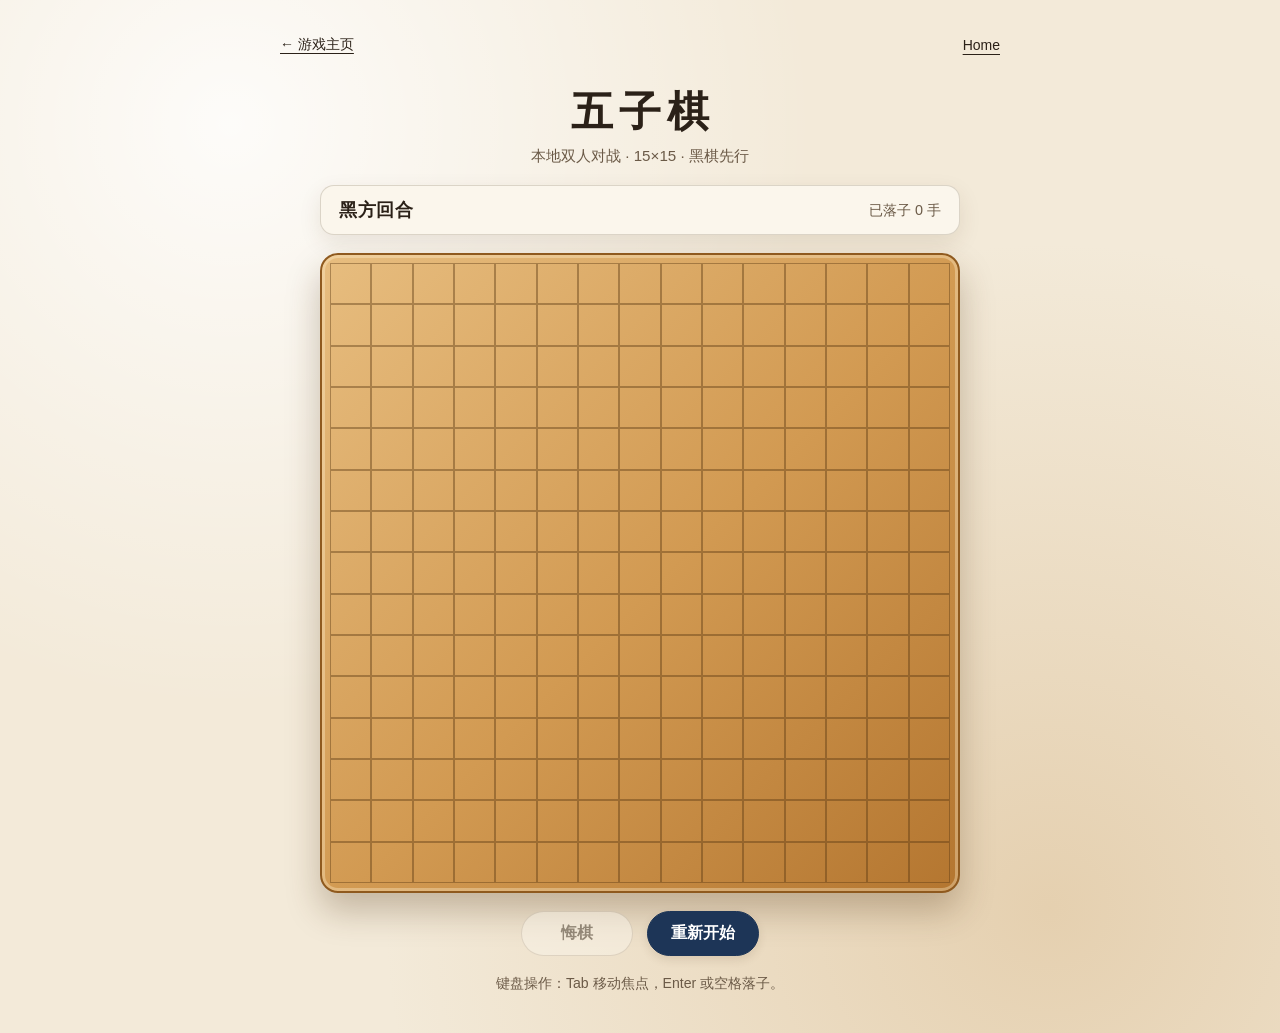
<file: gomoku/index.html>
<!DOCTYPE html>
<html lang="zh-CN">
<head>
  <meta charset="UTF-8">
  <meta name="viewport" content="width=device-width, initial-scale=1.0">
  <meta name="description" content="本地双人五子棋，15×15 棋盘，黑棋先行。">
  <title>五子棋 · 本地双人对战</title>
  <link rel="stylesheet" href="styles.css">
</head>
<body>
  <main class="app">
    <nav class="game-navigation" aria-label="返回导航"><a href="/">← 游戏主页</a><a href="https://home.ericmo.top">Home</a></nav>
    <header class="app__header">
      <h1 class="app__title">五子棋</h1>
      <p class="app__subtitle">本地双人对战 · 15×15 · 黑棋先行</p>
    </header>

    <section class="status-panel" aria-label="对局状态">
      <p id="status" class="status" role="status" aria-live="polite">黑方回合</p>
      <p id="move-count" class="move-count">已落子 0 手</p>
    </section>

    <div class="board-wrap">
      <div id="board" class="board" role="grid" aria-label="15乘15五子棋棋盘"></div>
    </div>

    <div class="controls">
      <button id="undo" type="button" class="button" disabled>悔棋</button>
      <button id="reset" type="button" class="button button--primary">重新开始</button>
    </div>

    <p class="hint">键盘操作：Tab 移动焦点，Enter 或空格落子。</p>
    <noscript>
      <p class="hint hint--warning">需要启用 JavaScript 才能开始游戏。</p>
    </noscript>
  </main>

  <script src="engine.js"></script>
  <script src="app.js"></script>
</body>
</html>
</file>
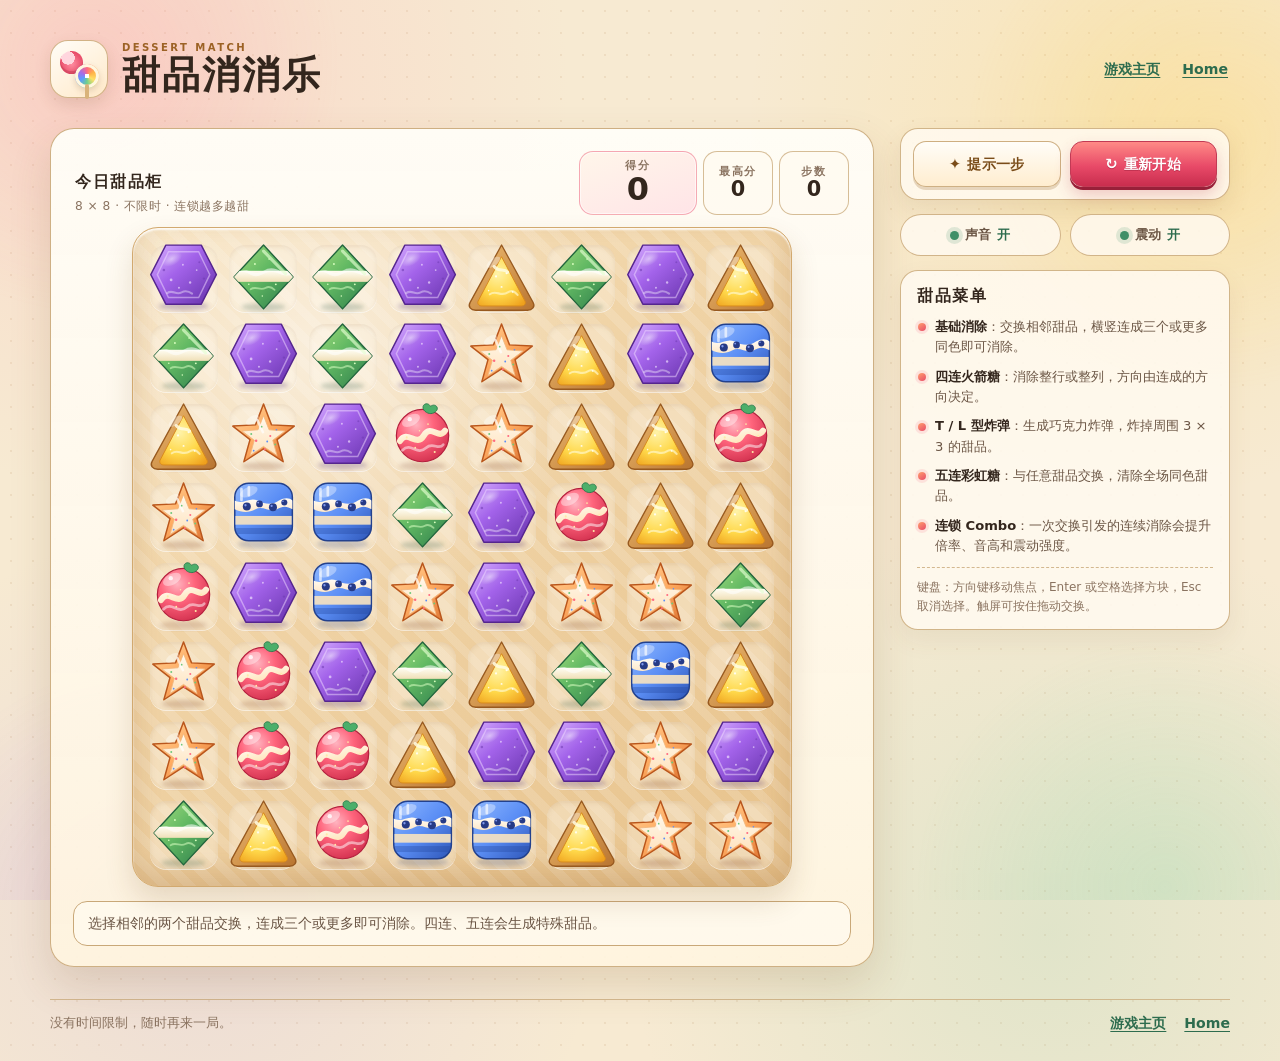
<file: match3/index.html>
<!doctype html>
<html lang="zh-CN">
<head>
  <meta charset="utf-8">
  <meta name="viewport" content="width=device-width, initial-scale=1">
  <meta name="theme-color" content="#f7ead2">
  <title>甜品消消乐 · 连锁、特殊糖果与不限时轻松一局</title>
  <link rel="stylesheet" href="styles.css?v=20261107b">
  <script src="engine.js?v=20261107" defer></script>
  <script src="sfx.js?v=20261107b" defer></script>
  <script src="app.js?v=20261107b" defer></script>
</head>
<body>
  <a class="skip-link" href="#board">跳到棋盘</a>

  <div class="ambience" aria-hidden="true">
    <span class="ambience__glow ambience__glow--1"></span>
    <span class="ambience__glow ambience__glow--2"></span>
    <span class="ambience__glow ambience__glow--3"></span>
    <span class="ambience__glow ambience__glow--4"></span>
    <span class="ambience__sprinkle ambience__sprinkle--1"></span>
    <span class="ambience__sprinkle ambience__sprinkle--2"></span>
    <span class="ambience__sprinkle ambience__sprinkle--3"></span>
    <span class="ambience__sprinkle ambience__sprinkle--4"></span>
    <span class="ambience__sprinkle ambience__sprinkle--5"></span>
    <span class="ambience__sprinkle ambience__sprinkle--6"></span>
    <span class="ambience__sprinkle ambience__sprinkle--7"></span>
    <span class="ambience__sprinkle ambience__sprinkle--8"></span>
  </div>

  <div class="page">
    <header class="topbar">
      <div class="brand">
        <span class="brand-mark" aria-hidden="true">
          <span class="brand-mark__macaron"></span>
          <span class="brand-mark__lolli"></span>
        </span>
        <div class="brand-copy">
          <p class="brand-kicker">DESSERT MATCH</p>
          <h1>甜品消消乐</h1>
        </div>
      </div>
      <nav class="home-links" aria-label="页面导航">
        <a href="/">游戏主页</a>
        <a href="https://home.ericmo.top" rel="noopener">Home</a>
      </nav>
    </header>

    <main class="game-layout">
      <section class="board-card" aria-labelledby="board-title">
        <div class="board-heading">
          <div>
            <h2 id="board-title">今日甜品柜</h2>
            <p class="board-meta">8 × 8 · 不限时 · 连锁越多越甜</p>
          </div>
          <div class="hud" aria-label="本局数据">
            <div class="hud__score">
              <span class="hud__label">得分</span>
              <strong id="score" class="hud__value">0</strong>
            </div>
            <div class="hud__item">
              <span class="hud__label">最高分</span>
              <strong id="best" class="hud__value hud__value--small">0</strong>
            </div>
            <div class="hud__item">
              <span class="hud__label">步数</span>
              <strong id="moves" class="hud__value hud__value--small">0</strong>
            </div>
          </div>
        </div>

        <div id="stage" class="board-stage">
          <div
            id="board"
            class="board"
            role="grid"
            aria-label="消消乐棋盘，共 8 行 8 列"
            aria-rowcount="8"
            aria-colcount="8"
            aria-busy="false"
          ><span class="board__sheen" aria-hidden="true"></span></div>
          <canvas id="fx" class="fx-layer" aria-hidden="true"></canvas>
          <div id="flash" class="flash-layer" aria-hidden="true"></div>
          <div id="score-fx" class="score-layer" aria-hidden="true"></div>
          <div id="combo" class="combo-badge" aria-hidden="true"></div>
          <div id="record" class="record-badge" aria-hidden="true">新纪录！</div>
        </div>

        <p id="status" class="status" role="status" aria-live="polite" aria-atomic="true">
          选择相邻的两个甜品交换，连成三个或更多即可消除。四连、五连会生成特殊甜品。
        </p>
      </section>

      <aside class="side-panel" aria-label="操作与玩法">
        <section class="controls" aria-label="游戏操作">
          <button id="hint" class="button button--soft" type="button">
            <span class="button__icon" aria-hidden="true">✦</span>
            提示一步
          </button>
          <button id="restart" class="button button--primary" type="button">
            <span class="button__icon" aria-hidden="true">↻</span>
            重新开始
          </button>
        </section>

        <section class="switches" aria-label="声音与震动">
          <button id="sound" class="switch-button" type="button" aria-pressed="true">
            <span class="switch-button__dot" aria-hidden="true"></span>
            声音
            <span id="sound-state" class="switch-button__state">开</span>
          </button>
          <button id="haptics" class="switch-button" type="button" aria-pressed="true">
            <span class="switch-button__dot" aria-hidden="true"></span>
            震动
            <span id="haptics-state" class="switch-button__state">开</span>
          </button>
        </section>

        <section class="rules" aria-labelledby="rules-title">
          <h2 id="rules-title">甜品菜单</h2>
          <ul class="rules-list">
            <li><strong>基础消除</strong>：交换相邻甜品，横竖连成三个或更多同色即可消除。</li>
            <li><strong>四连火箭糖</strong>：消除整行或整列，方向由连成的方向决定。</li>
            <li><strong>T / L 型炸弹</strong>：生成巧克力炸弹，炸掉周围 3 × 3 的甜品。</li>
            <li><strong>五连彩虹糖</strong>：与任意甜品交换，清除全场同色甜品。</li>
            <li><strong>连锁 Combo</strong>：一次交换引发的连续消除会提升倍率、音高和震动强度。</li>
          </ul>
          <p class="keyboard-note">
            键盘：方向键移动焦点，Enter 或空格选择方块，Esc 取消选择。触屏可按住拖动交换。
          </p>
        </section>
      </aside>
    </main>

    <footer class="footer">
      <p>没有时间限制，随时再来一局。</p>
      <nav class="footer-links" aria-label="页脚导航">
        <a href="/">游戏主页</a>
        <a href="https://home.ericmo.top" rel="noopener">Home</a>
      </nav>
    </footer>
  </div>
</body>
</html>
</file>
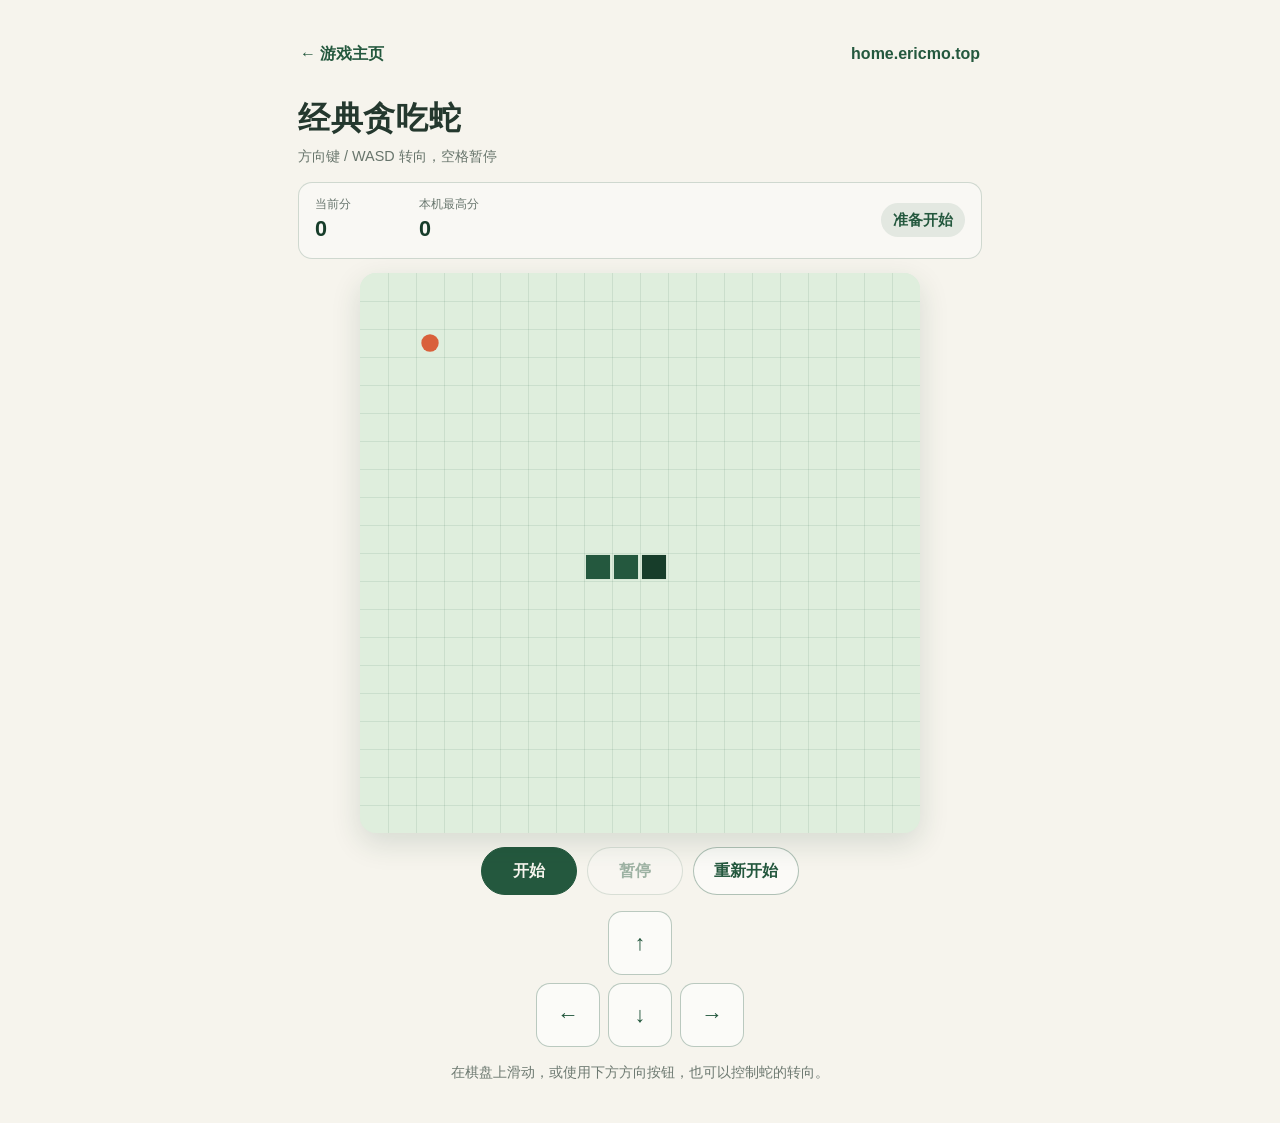
<file: snake/index.html>
<!DOCTYPE html>
<html lang="zh-CN">
<head>
  <meta charset="utf-8">
  <meta name="viewport" content="width=device-width, initial-scale=1, viewport-fit=cover">
  <meta name="color-scheme" content="light">
  <title>经典贪吃蛇</title>
  <link rel="stylesheet" href="styles.css">
</head>
<body>
  <div class="page">
    <header class="site-header">
      <a class="back-link" href="/" aria-label="返回游戏主页">← 游戏主页</a>
      <a class="home-link" href="https://home.ericmo.top">home.ericmo.top</a>
    </header>

    <main class="game" aria-labelledby="game-title">
      <div class="game-heading">
        <h1 id="game-title">经典贪吃蛇</h1>
        <p class="hint">方向键 / WASD 转向，空格暂停</p>
      </div>

      <section class="scoreboard" aria-label="得分与状态">
        <div class="score-item">
          <span class="score-label">当前分</span>
          <strong id="score" class="score-value">0</strong>
        </div>
        <div class="score-item">
          <span class="score-label">本机最高分</span>
          <strong id="best" class="score-value">0</strong>
        </div>
        <p id="status" class="status" role="status" aria-live="polite">准备开始</p>
      </section>

      <div class="board-wrap">
        <canvas id="board" width="400" height="400" tabindex="0" aria-label="20 乘 20 贪吃蛇棋盘">当前棋盘状态请参考上方的游戏状态文字。</canvas>
      </div>

      <div class="controls" role="group" aria-label="游戏控制">
        <button id="start" class="btn btn-primary" type="button">开始</button>
        <button id="pause" class="btn" type="button" disabled>暂停</button>
        <button id="restart" class="btn" type="button">重新开始</button>
      </div>

      <div class="dpad" role="group" aria-label="方向控制">
        <button class="dpad-btn dpad-up" type="button" data-direction="up" aria-label="向上">↑</button>
        <button class="dpad-btn dpad-left" type="button" data-direction="left" aria-label="向左">←</button>
        <button class="dpad-btn dpad-down" type="button" data-direction="down" aria-label="向下">↓</button>
        <button class="dpad-btn dpad-right" type="button" data-direction="right" aria-label="向右">→</button>
      </div>

      <p class="footer-note">在棋盘上滑动，或使用下方方向按钮，也可以控制蛇的转向。</p>
    </main>
  </div>

  <script src="engine.js"></script>
  <script src="app.js"></script>
</body>
</html>
</file>
<file: gomoku/styles.css>
:root {
  --wood-light: #e7bd7f;
  --wood-mid: #d29a52;
  --wood-dark: #b47630;
  --ink: #2b2118;
  --ink-soft: #6b5a47;
  --paper: #fbf6ec;
  --accent: #1d3557;
  --win: #d7263d;
  --board-line: rgba(88, 55, 18, 0.42);
  --radius: 18px;
}

* {
  box-sizing: border-box;
}

html,
body {
  min-height: 100%;
}

body {
  margin: 0;
  padding: 24px 16px 40px;
  font-family: -apple-system, BlinkMacSystemFont, "Segoe UI", "PingFang SC",
    "Hiragino Sans GB", "Microsoft YaHei", sans-serif;
  color: var(--ink);
  background:
    radial-gradient(circle at 18% 12%, rgba(255, 255, 255, 0.85), transparent 42%),
    radial-gradient(circle at 82% 88%, rgba(212, 176, 125, 0.45), transparent 48%),
    #f3ead9;
  display: flex;
  justify-content: center;
  align-items: flex-start;
}

.app {
  width: 100%;
  max-width: 720px;
  display: flex;
  flex-direction: column;
  align-items: center;
  gap: 18px;
}

.app__header {
  text-align: center;
}

.app__title {
  margin: 0;
  font-size: clamp(1.9rem, 6vw, 2.6rem);
  letter-spacing: 0.14em;
  text-indent: 0.14em;
}

.app__subtitle {
  margin: 6px 0 0;
  color: var(--ink-soft);
  font-size: 0.95rem;
}

.status-panel {
  width: min(92vw, 640px);
  display: flex;
  flex-wrap: wrap;
  align-items: center;
  justify-content: space-between;
  gap: 8px 16px;
  padding: 12px 18px;
  background: var(--paper);
  border: 1px solid rgba(107, 90, 71, 0.22);
  border-radius: 14px;
  box-shadow: 0 8px 22px rgba(75, 52, 24, 0.1);
}

.status {
  margin: 0;
  font-size: 1.1rem;
  font-weight: 700;
  letter-spacing: 0.04em;
}

.status--win {
  color: var(--win);
}

.status--draw {
  color: var(--accent);
}

.move-count {
  margin: 0;
  color: var(--ink-soft);
  font-size: 0.9rem;
  font-variant-numeric: tabular-nums;
}

.board-wrap {
  width: 100%;
  display: flex;
  justify-content: center;
}

.board {
  width: min(92vw, 640px);
  aspect-ratio: 1 / 1;
  display: grid;
  grid-template-columns: repeat(15, 1fr);
  grid-template-rows: repeat(15, 1fr);
  padding: 8px;
  gap: 0;
  background:
    linear-gradient(135deg, var(--wood-light), var(--wood-mid) 52%, var(--wood-dark));
  border: 2px solid #8f5a1f;
  border-radius: var(--radius);
  box-shadow:
    0 18px 34px rgba(76, 48, 14, 0.28),
    inset 0 0 0 3px rgba(255, 240, 210, 0.35);
  touch-action: manipulation;
}

.cell {
  position: relative;
  min-width: 0;
  min-height: 0;
  padding: 0;
  margin: 0;
  border: 1px solid var(--board-line);
  background: transparent;
  appearance: none;
  -webkit-appearance: none;
  cursor: pointer;
  border-radius: 0;
}

.cell::after {
  content: "";
  position: absolute;
  inset: 12%;
  border-radius: 50%;
  opacity: 0;
  transform: scale(0.7);
  transition: opacity 120ms ease, transform 120ms ease;
  pointer-events: none;
}

.cell--black::after {
  opacity: 1;
  transform: scale(1);
  background:
    radial-gradient(circle at 34% 28%, #6d6d6d 0%, #232323 38%, #000 100%);
  box-shadow: 0 2px 3px rgba(0, 0, 0, 0.45);
}

.cell--white::after {
  opacity: 1;
  transform: scale(1);
  background:
    radial-gradient(circle at 34% 28%, #ffffff 0%, #f2f2f2 42%, #c9c9c9 100%);
  border: 1px solid rgba(90, 90, 90, 0.45);
  box-shadow: 0 2px 3px rgba(0, 0, 0, 0.25);
}

.cell--last::before {
  content: "";
  position: absolute;
  top: 50%;
  left: 50%;
  width: 18%;
  height: 18%;
  min-width: 4px;
  min-height: 4px;
  border-radius: 50%;
  background: var(--win);
  transform: translate(-50%, -50%);
  z-index: 2;
  pointer-events: none;
}

.cell--winning {
  background: rgba(215, 38, 61, 0.3);
  box-shadow: inset 0 0 0 2px var(--win);
  z-index: 1;
}

.cell:not(.cell--black):not(.cell--white):not(:disabled):hover::after {
  opacity: 0.28;
  transform: scale(0.9);
  background: rgba(35, 35, 35, 0.55);
}

.cell:focus-visible {
  outline: 3px solid var(--accent);
  outline-offset: -3px;
  z-index: 3;
}

.cell:disabled {
  cursor: default;
}

.controls {
  width: min(92vw, 640px);
  display: flex;
  justify-content: center;
  gap: 14px;
}

.button {
  min-width: 112px;
  padding: 11px 22px;
  font: inherit;
  font-weight: 600;
  color: var(--ink);
  background: var(--paper);
  border: 1px solid rgba(107, 90, 71, 0.35);
  border-radius: 999px;
  cursor: pointer;
  box-shadow: 0 4px 10px rgba(75, 52, 24, 0.12);
  transition: transform 100ms ease, box-shadow 100ms ease, background 100ms ease;
}

.button:hover:not(:disabled) {
  transform: translateY(-1px);
  box-shadow: 0 7px 16px rgba(75, 52, 24, 0.18);
}

.button:active:not(:disabled) {
  transform: translateY(0);
  box-shadow: 0 2px 6px rgba(75, 52, 24, 0.16);
}

.button:focus-visible {
  outline: 3px solid var(--accent);
  outline-offset: 2px;
}

.button:disabled {
  opacity: 0.45;
  cursor: not-allowed;
  box-shadow: none;
}

.button--primary {
  color: #fff;
  background: var(--accent);
  border-color: var(--accent);
}

.hint {
  margin: 0;
  color: var(--ink-soft);
  font-size: 0.88rem;
  text-align: center;
}

.hint--warning {
  color: var(--win);
}

@media (max-width: 480px) {
  body {
    padding: 18px 10px 30px;
  }

  .status-panel {
    width: min(94vw, 640px);
    padding: 10px 14px;
  }

  .board {
    width: min(94vw, 640px);
    padding: 5px;
  }

  .controls {
    width: min(94vw, 640px);
  }

  .button {
    flex: 1;
    min-width: 0;
  }
}

.game-navigation{display:flex;justify-content:space-between;align-items:center;width:100%;font-size:14px}.game-navigation a{color:var(--ink);padding:12px 0;text-underline-offset:4px}.game-navigation a:focus-visible{outline:3px solid var(--accent);outline-offset:4px}
</file>
<file: match3/styles.css>
:root {
  --paper: #f7ead2;
  --paper-deep: #eddcbd;
  --paper-light: #fffaf0;
  --cream: #fff4df;
  --ink: #33261d;
  --ink-soft: #6b5645;
  --ink-faint: #8a7360;
  --berry: #e84a68;
  --berry-deep: #b92c4b;
  --caramel: #c8873c;
  --caramel-deep: #9c6225;
  --mint: #3f8f68;
  --mint-deep: #2d6c4e;
  --lemon: #ffcf4a;
  --line: #dcc19a;
  --line-strong: #c9a878;
  --danger: #b83a35;
  --shadow-card: 0 18px 42px rgba(112, 72, 32, 0.16);
  --shadow-tile: 0 4px 0 rgba(112, 72, 32, 0.12), 0 8px 14px rgba(112, 72, 32, 0.12);
  --radius-large: 24px;
  --radius-medium: 18px;
  color-scheme: light;
}

*,
*::before,
*::after {
  box-sizing: border-box;
}

html {
  min-width: 320px;
  background: var(--paper);
}

body {
  margin: 0;
  min-height: 100vh;
  color: var(--ink);
  font-family: "PingFang SC", "Hiragino Sans GB", "Microsoft YaHei", "Noto Sans SC", system-ui, -apple-system, sans-serif;
  background-color: var(--paper);
  background-image:
    radial-gradient(circle at 12% 8%, rgba(255, 158, 173, 0.22), transparent 28%),
    radial-gradient(circle at 88% 12%, rgba(255, 207, 74, 0.2), transparent 26%),
    radial-gradient(circle at 82% 88%, rgba(133, 205, 168, 0.2), transparent 30%),
    radial-gradient(circle at 16% 86%, rgba(177, 142, 232, 0.16), transparent 28%),
    radial-gradient(rgba(156, 98, 37, 0.1) 1px, transparent 1px);
  background-size: auto, auto, auto, auto, 22px 22px;
  -webkit-font-smoothing: antialiased;
  text-rendering: optimizeLegibility;
}

button,
a {
  font: inherit;
}

/* Ambient, always-moving backdrop: cheap transform-only loops. */
.ambience {
  position: fixed;
  inset: 0;
  z-index: 0;
  overflow: hidden;
  pointer-events: none;
}

.ambience__glow {
  position: absolute;
  width: 42vmax;
  height: 42vmax;
  border-radius: 50%;
  opacity: 0.5;
  will-change: transform;
  animation: ambient-drift 24s ease-in-out infinite alternate;
}

.ambience__glow--1 {
  left: -14vmax;
  top: -16vmax;
  background: radial-gradient(circle, rgba(255, 143, 162, 0.4), transparent 66%);
}

.ambience__glow--2 {
  right: -16vmax;
  top: -10vmax;
  background: radial-gradient(circle, rgba(255, 207, 74, 0.4), transparent 66%);
  animation-duration: 29s;
  animation-delay: -7s;
}

.ambience__glow--3 {
  right: -12vmax;
  bottom: -20vmax;
  background: radial-gradient(circle, rgba(111, 208, 156, 0.36), transparent 66%);
  animation-duration: 26s;
  animation-delay: -12s;
}

.ambience__glow--4 {
  left: -10vmax;
  bottom: -22vmax;
  background: radial-gradient(circle, rgba(165, 107, 232, 0.28), transparent 66%);
  animation-duration: 32s;
  animation-delay: -4s;
}

.ambience__sprinkle {
  position: absolute;
  bottom: -6vh;
  width: 7px;
  height: 3px;
  border-radius: 3px;
  opacity: 0;
  will-change: transform;
  animation: sprinkle-rise 15s linear infinite;
}

.ambience__sprinkle--1 { left: 8%; background: #ff8fa2; animation-delay: -2s; }
.ambience__sprinkle--2 { left: 19%; background: #ffc857; animation-delay: -9s; animation-duration: 18s; }
.ambience__sprinkle--3 { left: 31%; background: #7fd0a2; animation-delay: -5s; animation-duration: 13s; }
.ambience__sprinkle--4 { left: 44%; background: #79a8ff; animation-delay: -12s; animation-duration: 20s; }
.ambience__sprinkle--5 { left: 57%; background: #b98cf0; animation-delay: -7s; animation-duration: 16s; }
.ambience__sprinkle--6 { left: 68%; background: #ffb066; animation-delay: -14s; animation-duration: 21s; }
.ambience__sprinkle--7 { left: 81%; background: #ff8fa2; animation-delay: -3s; animation-duration: 17s; }
.ambience__sprinkle--8 { left: 92%; background: #ffd84a; animation-delay: -10s; animation-duration: 14s; }

a {
  color: var(--mint-deep);
  text-decoration-thickness: 1px;
  text-underline-offset: 0.22em;
}

a:hover {
  color: var(--mint);
}

a:focus-visible,
button:focus-visible {
  outline: 3px solid var(--berry);
  outline-offset: 3px;
  border-radius: 8px;
}

.skip-link {
  position: absolute;
  left: 1rem;
  top: 1rem;
  z-index: 30;
  padding: 0.7rem 1rem;
  border-radius: 999px;
  background: var(--ink);
  color: var(--paper-light);
  transform: translateY(-180%);
  transition: transform 160ms ease;
}

.skip-link:focus {
  transform: translateY(0);
}

.page {
  position: relative;
  z-index: 1;
  width: min(1180px, calc(100% - 40px));
  margin: 0 auto;
  padding: clamp(18px, 3.6vw, 40px) 0 28px;
}

.topbar {
  display: flex;
  align-items: center;
  justify-content: space-between;
  gap: 20px;
  margin-bottom: clamp(18px, 2.8vw, 30px);
}

.brand {
  display: flex;
  align-items: center;
  gap: 14px;
  min-width: 0;
}

.brand-mark {
  position: relative;
  display: block;
  flex: 0 0 auto;
  width: 58px;
  height: 58px;
  border: 1px solid rgba(201, 168, 120, 0.85);
  border-radius: 18px;
  background: linear-gradient(145deg, #fffdf7, #ffe9c9);
  box-shadow: 0 7px 16px rgba(112, 72, 32, 0.14);
}

.brand-mark__macaron {
  position: absolute;
  left: 9px;
  top: 10px;
  width: 23px;
  height: 23px;
  border-radius: 50%;
  background:
    radial-gradient(circle at 35% 30%, #ffd6de 0 30%, transparent 31%),
    radial-gradient(circle at 50% 55%, #ff8fa2, #e84a68 70%);
  box-shadow: inset 0 -3px 0 rgba(150, 25, 50, 0.25);
}

.brand-mark__lolli {
  position: absolute;
  right: 8px;
  bottom: 9px;
  width: 24px;
  height: 24px;
  border-radius: 50%;
  background:
    radial-gradient(circle at 50% 50%, #fff 0 14%, transparent 15%),
    conic-gradient(#ff6b81, #ffb347, #ffe066, #6fd08c, #5b9bff, #a56be8, #ff6b81);
  box-shadow: inset 0 0 0 3px #fff7df, 0 3px 6px rgba(112, 72, 32, 0.2);
}

.brand-mark__lolli::after {
  content: "";
  position: absolute;
  left: 50%;
  top: 20px;
  width: 4px;
  height: 15px;
  margin-left: -2px;
  border-radius: 3px;
  background: #d9b37a;
}

.brand-kicker {
  margin: 0 0 2px;
  color: var(--caramel-deep);
  font-size: 0.63rem;
  font-weight: 800;
  letter-spacing: 0.24em;
}

h1 {
  margin: 0;
  font-family: "Songti SC", "STSong", "Noto Serif SC", Georgia, serif;
  font-size: clamp(1.7rem, 3.4vw, 2.4rem);
  line-height: 1.08;
  letter-spacing: 0.05em;
  font-weight: 800;
}

.home-links,
.footer-links {
  display: flex;
  align-items: center;
  flex-wrap: wrap;
  gap: 8px 18px;
  font-size: 0.88rem;
  font-weight: 700;
}

.home-links a {
  padding: 6px 2px;
}

.game-layout {
  display: grid;
  grid-template-columns: minmax(0, 1fr) 330px;
  align-items: start;
  gap: clamp(16px, 2.2vw, 26px);
}

.board-card {
  padding: clamp(12px, 1.8vw, 20px);
  border: 1px solid rgba(201, 168, 120, 0.9);
  border-radius: var(--radius-large);
  background:
    linear-gradient(180deg, rgba(255, 253, 247, 0.96), rgba(255, 244, 223, 0.92));
  box-shadow: var(--shadow-card);
}

.board-heading {
  display: flex;
  align-items: flex-end;
  justify-content: space-between;
  gap: 16px;
  padding: 2px 4px 12px;
}

.board-heading h2,
.rules h2 {
  margin: 0;
  font-size: 0.98rem;
  letter-spacing: 0.1em;
  font-weight: 800;
}

.board-meta {
  margin: 5px 0 0;
  color: var(--ink-faint);
  font-size: 0.76rem;
  letter-spacing: 0.04em;
  white-space: nowrap;
}

.hud {
  display: flex;
  align-items: stretch;
  gap: 6px;
}

.hud__score,
.hud__item {
  display: flex;
  flex-direction: column;
  align-items: center;
  justify-content: center;
  min-width: 70px;
  padding: 7px 10px;
  border: 1px solid rgba(201, 168, 120, 0.75);
  border-radius: 14px;
  background: rgba(255, 250, 240, 0.8);
}

.hud__score {
  min-width: 118px;
  border-color: rgba(232, 74, 104, 0.42);
  background: linear-gradient(160deg, #fff6ea, #ffe4e7);
  box-shadow: inset 0 0 0 1px rgba(255, 255, 255, 0.6);
}

.hud__label {
  color: var(--ink-faint);
  font-size: 0.66rem;
  font-weight: 800;
  letter-spacing: 0.16em;
  white-space: nowrap;
}

.hud__value {
  max-width: 100%;
  overflow: hidden;
  color: var(--ink);
  font-variant-numeric: tabular-nums;
  font-size: clamp(1.5rem, 3vw, 2rem);
  font-weight: 900;
  line-height: 1.05;
  letter-spacing: 0.01em;
  text-overflow: ellipsis;
}

.hud__value--small {
  font-size: clamp(1.05rem, 2vw, 1.3rem);
}

.hud__value.is-bumping {
  animation: score-pop 280ms cubic-bezier(0.2, 1.6, 0.35, 1);
}

.board-stage {
  position: relative;
  isolation: isolate;
}

.board {
  position: relative;
  display: grid;
  grid-template-columns: repeat(8, minmax(0, 1fr));
  gap: clamp(2px, 0.55vw, 6px);
  width: 100%;
  max-width: 660px;
  margin: 0 auto;
  padding: clamp(8px, 1.2vw, 14px);
  border: 1px solid #d2a96f;
  border-radius: 26px;
  background:
    radial-gradient(circle at 28% 18%, rgba(255, 255, 255, 0.55), transparent 38%),
    repeating-linear-gradient(45deg, rgba(255, 255, 255, 0.14) 0 9px, transparent 9px 18px),
    linear-gradient(145deg, #f6dfb8, #e7c28b);
  box-shadow:
    inset 0 2px 2px rgba(255, 255, 255, 0.85),
    inset 0 -14px 28px rgba(145, 92, 38, 0.22),
    0 14px 28px rgba(112, 72, 32, 0.16);
  touch-action: none;
  user-select: none;
  -webkit-user-select: none;
}

.board__sheen {
  position: absolute;
  inset: 0;
  z-index: 0;
  border-radius: inherit;
  overflow: hidden;
  pointer-events: none;
}

.board__sheen::before {
  content: "";
  position: absolute;
  inset: -30% -12%;
  background: linear-gradient(
    115deg,
    transparent 38%,
    rgba(255, 255, 255, 0.42) 48%,
    rgba(255, 255, 255, 0.12) 55%,
    transparent 64%
  );
  transform: translateX(-72%);
  animation: board-sheen 8s ease-in-out infinite;
  will-change: transform;
}

.board[aria-busy="true"] {
  cursor: progress;
}

.board.is-locked .tile {
  cursor: progress;
}

.tile {
  position: relative;
  z-index: 1;
  min-width: 0;
  aspect-ratio: 1;
  margin: 0;
  padding: 0;
  border: 0;
  border-radius: 22%;
  background: transparent;
  cursor: pointer;
  -webkit-tap-highlight-color: transparent;
  transition: transform 150ms ease;
}

.tile::before {
  content: "";
  position: absolute;
  inset: 4%;
  z-index: 0;
  border-radius: 24%;
  background: rgba(255, 250, 238, 0.34);
  box-shadow:
    inset 0 2px 5px rgba(145, 92, 38, 0.13),
    0 1px 0 rgba(255, 255, 255, 0.6);
  transition: background-color 150ms ease, box-shadow 150ms ease;
}

.tile__art {
  position: absolute;
  inset: 1.5%;
  z-index: 1;
  display: block;
  background-position: center;
  background-repeat: no-repeat;
  background-size: contain;
  transition: transform 150ms ease, filter 150ms ease;
  pointer-events: none;
}

.tile--special .tile__art {
  filter: drop-shadow(0 3px 4px rgba(96, 55, 20, 0.22)) drop-shadow(0 0 5px rgba(255, 238, 170, 0.6));
}

.tile--rainbow .tile__art {
  animation: rainbow-breathe 1.6s ease-in-out infinite;
}

.tile--rocket-row .tile__art::after,
.tile--rocket-col .tile__art::after {
  content: "";
  position: absolute;
  inset: 0;
  background: url("assets/special-stripe.svg") center / 100% 100% no-repeat;
  filter: drop-shadow(0 1px 2px rgba(120, 60, 20, 0.45));
  opacity: 0.95;
}

.tile--rocket-col .tile__art::after {
  transform: rotate(90deg) scale(0.94);
}

.tile--bomb .tile__art::before {
  content: "";
  position: absolute;
  top: -7%;
  right: -5%;
  width: 46%;
  height: 46%;
  background: url("assets/special-bomb.svg") center / contain no-repeat;
  filter: drop-shadow(0 2px 2px rgba(70, 30, 10, 0.4));
  animation: bomb-wiggle 1.3s ease-in-out infinite;
}

@media (hover: hover) {
  .tile:hover .tile__art {
    transform: translateY(-2px) scale(1.06);
  }

  .tile--rainbow:hover .tile__art {
    filter: drop-shadow(0 5px 4px rgba(96, 55, 20, 0.25)) drop-shadow(0 0 10px rgba(255, 238, 170, 0.95));
  }
}

.tile.is-pressed .tile__art {
  transform: scale(0.9);
  transition-duration: 60ms;
}

.tile.is-pressed::before {
  background: rgba(255, 248, 222, 0.62);
  box-shadow:
    inset 0 0 0 2px rgba(255, 178, 62, 0.55),
    0 0 0 3px rgba(255, 178, 62, 0.16);
}

.tile:active .tile__art {
  transform: scale(0.94);
}

.tile:focus-visible {
  z-index: 6;
  outline: 3px solid var(--berry);
  outline-offset: 1px;
}

.tile.is-selected {
  z-index: 5;
}

.tile.is-selected::before {
  background: rgba(255, 255, 255, 0.52);
  animation: selected-ring 1.4s ease-in-out infinite;
}

.tile.is-selected .tile__art {
  animation: selected-breathe 1.4s ease-in-out infinite;
  filter: drop-shadow(0 6px 5px rgba(96, 55, 20, 0.22));
}

.tile.is-hint {
  z-index: 4;
}

.tile.is-hint::before {
  background: rgba(255, 247, 210, 0.65);
  animation: hint-pulse 1.1s ease-in-out infinite;
}

.tile.is-hint .tile__art {
  animation: hint-bob 1.1s ease-in-out infinite;
}

.tile.is-clearing {
  z-index: 6;
}

.tile.is-clearing .tile__art {
  animation: candy-pop 148ms cubic-bezier(0.22, 0.9, 0.28, 1) both;
  animation-delay: var(--clear-delay, 0ms);
}

.tile.is-clearing::before {
  animation: well-flash 148ms ease-out both;
  animation-delay: var(--clear-delay, 0ms);
}

.tile.is-invalid {
  animation: invalid-shake 320ms ease;
}

.tile.is-invalid .tile__art {
  filter: saturate(0.35) brightness(0.92) drop-shadow(0 3px 2px rgba(90, 20, 20, 0.3));
}

.tile.is-dropping .tile__art {
  animation: candy-drop var(--drop-ms, 172ms) cubic-bezier(0.16, 0.84, 0.28, 1.06) both;
  animation-delay: var(--drop-delay, 0ms);
}

.tile.is-spawning .tile__art {
  animation: candy-spawn 460ms cubic-bezier(0.2, 1.5, 0.35, 1) both;
  animation-delay: var(--spawn-delay, 0ms);
}

.tile.is-dragging {
  z-index: 8;
}

.tile.is-dragging .tile__art {
  transform: translate(var(--drag-x, 0px), var(--drag-y, 0px)) scale(1.1);
  filter: drop-shadow(0 10px 7px rgba(96, 55, 20, 0.26));
  transition: none;
}

.tile.is-swapping {
  z-index: 7;
  animation-duration: 100ms;
  animation-timing-function: cubic-bezier(0.3, 0.9, 0.4, 1);
  animation-fill-mode: both;
}

.tile.swap-right {
  animation-name: swap-right;
}

.tile.swap-left {
  animation-name: swap-left;
}

.tile.swap-up {
  animation-name: swap-up;
}

.tile.swap-down {
  animation-name: swap-down;
}

.fx-layer,
.score-layer {
  position: absolute;
  inset: 0;
  z-index: 9;
  width: 100%;
  height: 100%;
  pointer-events: none;
}

.flash-layer {
  position: absolute;
  inset: 0;
  z-index: 10;
  border-radius: 26px;
  background: radial-gradient(circle at 50% 46%, rgba(255, 255, 255, 0.92), rgba(255, 246, 200, 0.35) 55%, transparent 78%);
  opacity: 0;
  pointer-events: none;
  mix-blend-mode: screen;
}

.flash-layer.is-flash {
  animation: board-flash 200ms ease-out both;
}

.flash-layer.is-flash-strong {
  animation: board-flash-strong 300ms ease-out both;
}

.score-layer {
  overflow: hidden;
  border-radius: 26px;
}

.score-float {
  position: absolute;
  transform: translate(-50%, -50%);
  color: #fff;
  font-size: clamp(1rem, 2.2vw, 1.35rem);
  font-weight: 900;
  letter-spacing: 0.02em;
  text-shadow:
    0 2px 0 #a35a16,
    0 0 8px rgba(255, 196, 80, 0.9);
  animation: score-float-up 1s ease-out forwards;
  white-space: nowrap;
}

.score-float--combo {
  color: #fff6b8;
  font-size: clamp(1.2rem, 2.8vw, 1.7rem);
}

.score-float--big {
  color: #fff;
  font-size: clamp(1.45rem, 3.4vw, 2.1rem);
  text-shadow:
    0 3px 0 #b92c4b,
    0 0 14px rgba(255, 111, 140, 0.95);
}

.combo-badge {
  position: absolute;
  left: 50%;
  top: 9%;
  z-index: 12;
  min-width: 8.5em;
  padding: 0.5em 1em 0.55em;
  border: 2px solid rgba(255, 255, 255, 0.85);
  border-radius: 999px;
  background: linear-gradient(160deg, #ff8b6a, #e84a68 55%, #b92c4b);
  color: #fff;
  font-size: clamp(1.1rem, 3vw, 1.65rem);
  font-weight: 900;
  letter-spacing: 0.08em;
  text-align: center;
  text-shadow: 0 2px 0 rgba(120, 20, 40, 0.45);
  box-shadow:
    0 8px 0 rgba(130, 30, 50, 0.25),
    0 14px 28px rgba(120, 40, 20, 0.28);
  opacity: 0;
  pointer-events: none;
  transform: translate(-50%, -18px) scale(0.6) rotate(-3deg);
}

.combo-badge.is-visible {
  animation: combo-pop 950ms cubic-bezier(0.2, 1.5, 0.35, 1) both;
}

.combo-badge--2 {
  background: linear-gradient(160deg, #ffc857, #f08a2e 55%, #c85a13);
  text-shadow: 0 2px 0 rgba(110, 45, 5, 0.5);
}

.combo-badge--3 {
  background: linear-gradient(160deg, #8de3b0, #2f9d6b 45%, #1d6b49);
  text-shadow: 0 2px 0 rgba(10, 60, 35, 0.55);
}

.record-badge {
  position: absolute;
  left: 50%;
  top: 42%;
  z-index: 13;
  padding: 0.45em 1.1em 0.5em;
  border: 2px solid #fff7d6;
  border-radius: 14px;
  background: linear-gradient(150deg, #fff3a8, #ffd04a 50%, #e39a15);
  color: #6b3b04;
  font-size: clamp(1.15rem, 3vw, 1.6rem);
  font-weight: 900;
  letter-spacing: 0.12em;
  box-shadow:
    0 7px 0 rgba(145, 86, 0, 0.28),
    0 14px 26px rgba(120, 70, 0, 0.25);
  opacity: 0;
  pointer-events: none;
  transform: translate(-50%, -50%) rotate(-6deg) scale(0.7);
}

.record-badge.is-visible {
  animation: record-pop 1.8s cubic-bezier(0.2, 1.4, 0.3, 1) both;
}

.status {
  min-height: 3.2em;
  margin: 14px 2px 0;
  padding: 11px 14px;
  border: 1px solid var(--line-strong);
  border-radius: 14px;
  background: rgba(255, 250, 240, 0.72);
  color: var(--ink-soft);
  font-size: 0.86rem;
  line-height: 1.55;
  transition: border-color 160ms ease, background-color 160ms ease, color 160ms ease;
}

.status[data-tone="good"] {
  border-color: rgba(63, 143, 104, 0.65);
  background: rgba(226, 244, 232, 0.7);
  color: var(--ink);
}

.status[data-tone="warn"] {
  border-color: rgba(184, 58, 53, 0.6);
  background: rgba(255, 231, 226, 0.78);
  color: #6f2b26;
}

.status[data-tone="hint"] {
  border-color: rgba(200, 135, 60, 0.7);
  background: rgba(255, 244, 210, 0.85);
  color: #6c4a18;
}

.status[data-tone="busy"] {
  border-color: rgba(232, 74, 104, 0.45);
  background: rgba(255, 239, 235, 0.8);
  color: var(--ink-soft);
}

.status[data-tone="combo"] {
  border-color: rgba(232, 74, 104, 0.7);
  background: linear-gradient(90deg, rgba(255, 230, 235, 0.9), rgba(255, 244, 212, 0.9));
  color: #7d2437;
  font-weight: 700;
}

.status[data-tone="record"] {
  border-color: rgba(227, 154, 21, 0.8);
  background: linear-gradient(90deg, rgba(255, 246, 196, 0.95), rgba(255, 229, 176, 0.95));
  color: #6b3b04;
  font-weight: 700;
}

.side-panel {
  position: sticky;
  top: 18px;
  display: flex;
  flex-direction: column;
  gap: 14px;
}

.controls {
  display: grid;
  grid-template-columns: 1fr 1fr;
  gap: 9px;
  padding: 12px;
  border: 1px solid rgba(201, 168, 120, 0.85);
  border-radius: var(--radius-medium);
  background: rgba(255, 250, 240, 0.88);
  box-shadow: 0 10px 24px rgba(112, 72, 32, 0.1);
}

.button {
  display: inline-flex;
  align-items: center;
  justify-content: center;
  gap: 0.4em;
  min-height: 46px;
  padding: 0.65em 0.9em;
  border: 1px solid transparent;
  border-radius: 13px;
  font-size: 0.88rem;
  font-weight: 800;
  letter-spacing: 0.03em;
  cursor: pointer;
  transition: transform 120ms ease, box-shadow 120ms ease, filter 120ms ease;
}

.button__icon {
  font-size: 1.05em;
  line-height: 1;
}

.button--soft {
  border-color: rgba(201, 168, 120, 0.9);
  background: linear-gradient(180deg, #fffdf8, #ffedcf);
  color: #7a4c18;
  box-shadow: 0 3px 0 rgba(160, 112, 50, 0.25);
}

.button--primary {
  border-color: #c23a55;
  background: linear-gradient(180deg, #ff8a86, #e84a68 55%, #c92d4e);
  color: #fff;
  box-shadow:
    0 3px 0 #982039,
    0 8px 16px rgba(185, 44, 75, 0.24);
  text-shadow: 0 1px 0 rgba(110, 10, 35, 0.3);
}

.button:hover {
  transform: translateY(-1px);
  filter: brightness(1.03);
}

.button:active {
  transform: translateY(2px);
  box-shadow: 0 1px 0 rgba(120, 70, 20, 0.28);
}

.button:disabled {
  cursor: progress;
  opacity: 0.6;
  transform: none;
}

.switches {
  display: grid;
  grid-template-columns: 1fr 1fr;
  gap: 9px;
}

.switch-button {
  display: flex;
  align-items: center;
  justify-content: center;
  gap: 0.45em;
  min-height: 42px;
  padding: 0.55em 0.7em;
  border: 1px solid rgba(201, 168, 120, 0.85);
  border-radius: 999px;
  background: rgba(255, 250, 240, 0.85);
  color: var(--ink-soft);
  font-size: 0.82rem;
  font-weight: 800;
  cursor: pointer;
  transition: background-color 140ms ease, opacity 140ms ease;
}

.switch-button__dot {
  width: 9px;
  height: 9px;
  border-radius: 50%;
  background: var(--mint);
  box-shadow: 0 0 0 4px rgba(63, 143, 104, 0.16);
}

.switch-button__state {
  color: var(--mint-deep);
  font-weight: 900;
}

.switch-button.is-off {
  opacity: 0.62;
  background: rgba(238, 225, 203, 0.8);
}

.switch-button.is-off .switch-button__dot {
  background: #a79582;
  box-shadow: none;
}

.switch-button.is-off .switch-button__state {
  color: var(--ink-faint);
}

.rules {
  padding: 15px 16px 13px;
  border: 1px solid rgba(201, 168, 120, 0.85);
  border-radius: var(--radius-medium);
  background: rgba(255, 250, 240, 0.88);
  box-shadow: 0 10px 24px rgba(112, 72, 32, 0.08);
}

.rules-list {
  margin: 10px 0 0;
  padding: 0;
  list-style: none;
}

.rules-list li {
  position: relative;
  margin: 0 0 9px;
  padding-left: 18px;
  color: var(--ink-soft);
  font-size: 0.82rem;
  line-height: 1.55;
}

.rules-list li::before {
  content: "";
  position: absolute;
  left: 1px;
  top: 0.48em;
  width: 8px;
  height: 8px;
  border-radius: 50%;
  background: linear-gradient(145deg, #ff9f6e, #e84a68);
  box-shadow: 0 0 0 3px rgba(232, 74, 104, 0.12);
}

.rules-list strong {
  color: var(--ink);
}

.keyboard-note {
  margin: 11px 0 0;
  padding-top: 10px;
  border-top: 1px dashed rgba(201, 168, 120, 0.8);
  color: var(--ink-faint);
  font-size: 0.75rem;
  line-height: 1.55;
}

.footer {
  display: flex;
  align-items: center;
  justify-content: space-between;
  flex-wrap: wrap;
  gap: 10px 18px;
  margin-top: clamp(20px, 3vw, 32px);
  padding-top: 14px;
  border-top: 1px solid rgba(201, 168, 120, 0.75);
  color: var(--ink-faint);
  font-size: 0.82rem;
}

.footer p {
  margin: 0;
}

.board-stage.is-shaking {
  animation: stage-shake 280ms ease;
}

.board-stage.is-shaking-strong {
  animation: stage-shake-strong 320ms ease;
}

@keyframes score-pop {
  0% { transform: scale(1); }
  45% { transform: scale(1.22); color: var(--berry-deep); }
  100% { transform: scale(1); }
}

@keyframes hint-pulse {
  0%, 100% {
    box-shadow: inset 0 0 0 2px var(--lemon), 0 0 0 2px rgba(255, 207, 74, 0.2);
  }
  50% {
    box-shadow: inset 0 0 0 3px #ffae1f, 0 0 0 7px rgba(255, 207, 74, 0.28);
  }
}

@keyframes hint-bob {
  0%, 100% { transform: translateY(0) scale(1.02); }
  50% { transform: translateY(-2px) scale(1.06); }
}

@keyframes candy-pop {
  0% { opacity: 1; transform: scale(1) rotate(0deg); filter: brightness(1); }
  30% { opacity: 1; transform: scale(1.22) rotate(-5deg); filter: brightness(1.5); }
  62% { opacity: 0.85; transform: scale(1.02) rotate(3deg); }
  100% { opacity: 0; transform: scale(0.12) rotate(20deg); filter: brightness(1.7); }
}

@keyframes well-flash {
  0% { background: rgba(255, 255, 255, 0.35); }
  35% { background: rgba(255, 244, 170, 0.98); }
  100% { background: rgba(255, 255, 255, 0); }
}

@keyframes invalid-shake {
  0%, 100% { transform: translateX(0); }
  20% { transform: translateX(-5px) rotate(-2deg); }
  42% { transform: translateX(5px) rotate(2deg); }
  64% { transform: translateX(-3px); }
  82% { transform: translateX(2px); }
}

@keyframes candy-drop {
  0% {
    transform: translateY(calc(var(--drop-rows, 2) * -106% - 8%)) scale(1.04);
    opacity: 0.15;
  }
  62% {
    transform: translateY(4%) scale(0.97);
    opacity: 1;
  }
  82% {
    transform: translateY(-2%) scale(1.01);
  }
  100% { transform: translateY(0) scale(1); opacity: 1; }
}

@keyframes candy-spawn {
  0% { transform: scale(0.18) rotate(-22deg); opacity: 0; }
  55% { transform: scale(1.24) rotate(5deg); opacity: 1; }
  78% { transform: scale(0.96) rotate(-1deg); }
  100% { transform: scale(1) rotate(0deg); }
}

@keyframes selected-breathe {
  0%, 100% { transform: translateY(-2px) scale(1.05); }
  50% { transform: translateY(-5px) scale(1.13); }
}

@keyframes selected-ring {
  0%, 100% {
    box-shadow:
      inset 0 0 0 3px #ffb23e,
      0 0 0 3px rgba(255, 178, 62, 0.26),
      0 0 16px rgba(255, 191, 78, 0.5);
  }
  50% {
    box-shadow:
      inset 0 0 0 3px #ffc75e,
      0 0 0 7px rgba(255, 178, 62, 0.14),
      0 0 26px rgba(255, 191, 78, 0.82);
  }
}

@keyframes board-sheen {
  0% { transform: translateX(-72%) skewX(-8deg); opacity: 0; }
  12% { opacity: 1; }
  55% { opacity: 1; }
  100% { transform: translateX(72%) skewX(-8deg); opacity: 0; }
}

@keyframes ambient-drift {
  0% { transform: translate3d(0, 0, 0) scale(1); }
  50% { transform: translate3d(3vmax, 4vmax, 0) scale(1.08); }
  100% { transform: translate3d(-2vmax, 6vmax, 0) scale(1.03); }
}

@keyframes sprinkle-rise {
  0% { opacity: 0; transform: translate3d(0, 0, 0) rotate(0deg); }
  8% { opacity: 0.7; }
  60% { opacity: 0.55; }
  100% { opacity: 0; transform: translate3d(4vw, -112vh, 0) rotate(420deg); }
}

@keyframes board-flash {
  0% { opacity: 0; }
  22% { opacity: 0.62; }
  100% { opacity: 0; }
}

@keyframes board-flash-strong {
  0% { opacity: 0; }
  16% { opacity: 0.9; }
  100% { opacity: 0; }
}

@keyframes swap-right {
  0% { transform: translate(0, 0); }
  100% { transform: translate(112%, 0); }
}

@keyframes swap-left {
  0% { transform: translate(0, 0); }
  100% { transform: translate(-112%, 0); }
}

@keyframes swap-up {
  0% { transform: translate(0, 0); }
  100% { transform: translate(0, -112%); }
}

@keyframes swap-down {
  0% { transform: translate(0, 0); }
  100% { transform: translate(0, 112%); }
}

@keyframes rainbow-breathe {
  0%, 100% { filter: drop-shadow(0 4px 4px rgba(96, 55, 20, 0.25)) drop-shadow(0 0 4px rgba(255, 238, 170, 0.55)); }
  50% { filter: drop-shadow(0 5px 5px rgba(96, 55, 20, 0.28)) drop-shadow(0 0 12px rgba(255, 238, 170, 0.95)); }
}

@keyframes bomb-wiggle {
  0%, 100% { transform: rotate(-4deg); }
  50% { transform: rotate(5deg); }
}

@keyframes score-float-up {
  0% { opacity: 0; transform: translate(-50%, -30%) scale(0.6); }
  18% { opacity: 1; transform: translate(-50%, -70%) scale(1.14); }
  100% { opacity: 0; transform: translate(-50%, -210%) scale(0.95); }
}

@keyframes combo-pop {
  0% { opacity: 0; transform: translate(-50%, -10px) scale(0.55) rotate(-4deg); }
  18% { opacity: 1; transform: translate(-50%, 0) scale(1.18) rotate(1deg); }
  28% { transform: translate(-50%, 0) scale(1) rotate(0); }
  78% { opacity: 1; transform: translate(-50%, 0) scale(1); }
  100% { opacity: 0; transform: translate(-50%, -16px) scale(0.92); }
}

@keyframes record-pop {
  0% { opacity: 0; transform: translate(-50%, -50%) rotate(-6deg) scale(0.55); }
  16% { opacity: 1; transform: translate(-50%, -50%) rotate(2deg) scale(1.18); }
  28% { transform: translate(-50%, -50%) rotate(-3deg) scale(1); }
  78% { opacity: 1; transform: translate(-50%, -50%) rotate(-3deg) scale(1); }
  100% { opacity: 0; transform: translate(-50%, -50%) rotate(-3deg) scale(0.94); }
}

@keyframes stage-shake {
  0%, 100% { transform: translate(0, 0); }
  20% { transform: translate(-3px, 1px); }
  40% { transform: translate(3px, -1px); }
  60% { transform: translate(-2px, -1px); }
  80% { transform: translate(2px, 1px); }
}

@keyframes stage-shake-strong {
  0%, 100% { transform: translate(0, 0); }
  15% { transform: translate(-5px, 2px) rotate(-0.3deg); }
  32% { transform: translate(5px, -2px) rotate(0.3deg); }
  50% { transform: translate(-4px, -2px) rotate(-0.2deg); }
  68% { transform: translate(4px, 2px) rotate(0.2deg); }
  84% { transform: translate(-2px, 0); }
}

@media (max-width: 980px) {
  .game-layout {
    grid-template-columns: 1fr;
  }

  .side-panel {
    position: static;
    display: grid;
    grid-template-columns: 1fr 1fr;
    align-items: start;
  }

  .rules {
    grid-column: 1 / -1;
  }

  .board {
    max-width: 720px;
  }
}

@media (max-width: 700px) {
  .page {
    width: calc(100% - 20px);
    padding-top: 14px;
  }

  .topbar {
    align-items: flex-start;
    margin-bottom: 14px;
  }

  .home-links {
    font-size: 0.8rem;
    gap: 8px 12px;
  }

  .board-card {
    padding: 10px;
    border-radius: 20px;
  }

  .board-heading {
    display: block;
    padding-bottom: 9px;
  }

  .board-meta {
    margin-bottom: 9px;
  }

  .hud {
    width: 100%;
  }

  .hud__score,
  .hud__item {
    flex: 1;
    min-width: 0;
    padding: 6px 6px;
  }

  .hud__score {
    min-width: 0;
    flex: 1.45;
  }

  .hud__value {
    font-size: 1.45rem;
  }

  .hud__value--small {
    font-size: 1.05rem;
  }

  .board {
    gap: 2px;
    padding: 7px;
    border-radius: 20px;
  }

  .tile {
    border-radius: 20%;
  }

  .tile::before {
    inset: 3%;
  }

  .tile__art {
    inset: 1%;
  }

  .status {
    margin-top: 10px;
    font-size: 0.8rem;
  }

  .side-panel {
    grid-template-columns: 1fr;
    gap: 10px;
  }

  .rules {
    grid-column: auto;
  }

  .combo-badge {
    top: 6%;
  }

  .record-badge {
    top: 38%;
  }
}

@media (max-width: 390px) {
  .brand-mark {
    width: 46px;
    height: 46px;
    border-radius: 14px;
    transform: scale(0.86);
    transform-origin: left center;
  }

  h1 {
    font-size: 1.5rem;
  }

  .brand-kicker {
    letter-spacing: 0.12em;
  }

  .home-links {
    flex-direction: column;
    align-items: flex-end;
    gap: 2px;
  }

  .hud__label {
    font-size: 0.6rem;
  }

  .hud__value {
    font-size: 1.25rem;
  }

  .hud__value--small {
    font-size: 0.95rem;
  }

  .button {
    font-size: 0.8rem;
    padding: 0.6em 0.55em;
  }
}

@media (prefers-reduced-motion: reduce) {
  *,
  *::before,
  *::after {
    animation-duration: 0.001ms !important;
    animation-iteration-count: 1 !important;
    transition-duration: 0.001ms !important;
  }

  .ambience__glow,
  .ambience__sprinkle,
  .board__sheen::before,
  .tile.is-selected::before,
  .tile.is-selected .tile__art {
    animation: none;
  }

  .ambience__sprinkle {
    display: none;
  }

  .tile.is-selected .tile__art {
    transform: translateY(-2px) scale(1.06);
  }

  .tile.is-dropping .tile__art,
  .tile.is-spawning .tile__art,
  .tile.is-clearing .tile__art {
    animation: none;
  }

  .tile.is-clearing .tile__art {
    opacity: 0.35;
  }

  .combo-badge.is-visible,
  .record-badge.is-visible {
    opacity: 1;
    transform: translate(-50%, -50%);
  }

  .combo-badge.is-visible {
    transform: translate(-50%, 0);
  }
}
</file>
<file: snake/styles.css>
:root {
  --paper: #f6f4ed;
  --ink: #24382e;
  --green: #24583e;
  --green-deep: #173d2a;
  --board: #dfeedd;
  --accent: #d9603b;
  --line: rgba(36, 88, 62, 0.2);
  --muted: rgba(36, 56, 46, 0.68);
}

* {
  box-sizing: border-box;
}

html,
body {
  margin: 0;
  min-height: 100%;
}

body {
  background: var(--paper);
  color: var(--ink);
  font-family: -apple-system, BlinkMacSystemFont, "Segoe UI", "PingFang SC",
    "Hiragino Sans GB", "Microsoft YaHei", sans-serif;
  line-height: 1.5;
  overflow-x: hidden;
  -webkit-text-size-adjust: 100%;
}

.page {
  width: 100%;
  max-width: 720px;
  margin: 0 auto;
  padding: 20px 18px 40px;
}

.site-header {
  display: flex;
  align-items: center;
  justify-content: space-between;
  gap: 12px;
  margin-bottom: 18px;
}

.back-link,
.home-link {
  display: inline-flex;
  align-items: center;
  min-height: 44px;
  padding: 4px 2px;
  border-radius: 8px;
  color: var(--green);
  font-weight: 650;
  text-decoration: none;
  overflow-wrap: anywhere;
}

.back-link:hover,
.home-link:hover {
  text-decoration: underline;
}

.back-link:focus-visible,
.home-link:focus-visible {
  outline: 3px solid var(--accent);
  outline-offset: 2px;
}

.game {
  display: flex;
  flex-direction: column;
  gap: 14px;
}

.game-heading h1 {
  margin: 0;
  font-size: clamp(1.5rem, 5vw, 2rem);
  letter-spacing: 0.02em;
}

.hint {
  margin: 4px 0 0;
  color: var(--muted);
  font-size: 0.9rem;
}

.scoreboard {
  display: flex;
  flex-wrap: wrap;
  align-items: center;
  gap: 10px 18px;
  padding: 12px 16px;
  border: 1px solid var(--line);
  border-radius: 14px;
  background: rgba(255, 255, 255, 0.38);
}

.score-item {
  display: flex;
  flex-direction: column;
  min-width: 86px;
}

.score-label {
  color: var(--muted);
  font-size: 0.78rem;
}

.score-value {
  color: var(--green-deep);
  font-size: 1.35rem;
  font-variant-numeric: tabular-nums;
}

.status {
  margin: 0 0 0 auto;
  padding: 6px 12px;
  border-radius: 999px;
  background: rgba(36, 88, 62, 0.1);
  color: var(--green);
  font-size: 0.92rem;
  font-weight: 700;
}

.status[data-status="paused"] {
  background: rgba(36, 56, 46, 0.13);
}

.status[data-status="gameover"] {
  background: rgba(217, 96, 59, 0.14);
  color: #a34222;
}

.status[data-status="won"] {
  background: rgba(217, 96, 59, 0.2);
  color: #8b3a1d;
}

.board-wrap {
  position: relative;
  width: 100%;
  max-width: 560px;
  margin: 0 auto;
  aspect-ratio: 1 / 1;
}

#board {
  display: block;
  width: 100%;
  height: 100%;
  border-radius: 16px;
  background: var(--board);
  box-shadow: 0 10px 30px rgba(23, 61, 42, 0.14);
  cursor: crosshair;
  touch-action: none;
}

#board:focus-visible {
  outline: 3px solid var(--accent);
  outline-offset: 3px;
}

#board.is-swiping {
  cursor: grabbing;
}

.controls {
  display: flex;
  flex-wrap: wrap;
  justify-content: center;
  gap: 10px;
}

.btn {
  min-width: 96px;
  min-height: 48px;
  padding: 10px 20px;
  border: 1px solid rgba(36, 88, 62, 0.35);
  border-radius: 999px;
  background: rgba(255, 255, 255, 0.55);
  color: var(--green);
  font: inherit;
  font-weight: 700;
  cursor: pointer;
}

.btn:hover:not(:disabled) {
  background: rgba(36, 88, 62, 0.08);
}

.btn:disabled {
  opacity: 0.42;
  cursor: not-allowed;
}

.btn-primary {
  border-color: var(--green);
  background: var(--green);
  color: var(--paper);
}

.btn-primary:hover:not(:disabled) {
  background: var(--green-deep);
}

.btn:focus-visible,
.dpad-btn:focus-visible {
  outline: 3px solid var(--accent);
  outline-offset: 2px;
}

.dpad {
  display: grid;
  grid-template-columns: repeat(3, minmax(48px, 64px));
  grid-template-rows: repeat(2, minmax(48px, 64px));
  gap: 8px;
  justify-content: center;
  margin: 2px auto 0;
}

.dpad-btn {
  width: 100%;
  height: 100%;
  min-width: 48px;
  min-height: 48px;
  border: 1px solid rgba(36, 88, 62, 0.3);
  border-radius: 14px;
  background: rgba(255, 255, 255, 0.6);
  color: var(--green);
  font-size: 1.35rem;
  font-weight: 700;
  cursor: pointer;
  touch-action: manipulation;
}

.dpad-btn:hover {
  background: rgba(36, 88, 62, 0.08);
}

.dpad-up {
  grid-column: 2;
  grid-row: 1;
}

.dpad-left {
  grid-column: 1;
  grid-row: 2;
}

.dpad-down {
  grid-column: 2;
  grid-row: 2;
}

.dpad-right {
  grid-column: 3;
  grid-row: 2;
}

.footer-note {
  margin: 2px 0 0;
  color: rgba(36, 56, 46, 0.65);
  font-size: 0.85rem;
  text-align: center;
}

@media (max-width: 380px) {
  .page {
    padding: 14px 12px 32px;
  }

  .site-header {
    margin-bottom: 12px;
  }

  .scoreboard {
    gap: 8px 12px;
    padding: 10px 12px;
  }

  .status {
    margin-left: 0;
  }

  .controls {
    gap: 8px;
  }

  .btn {
    flex: 1 1 0;
    min-width: 0;
    padding: 10px 12px;
  }
}

@media (min-width: 720px) {
  .page {
    padding-top: 32px;
  }
}

@media (prefers-reduced-motion: reduce) {
  *,
  *::before,
  *::after {
    scroll-behavior: auto;
  }
}
</file>
